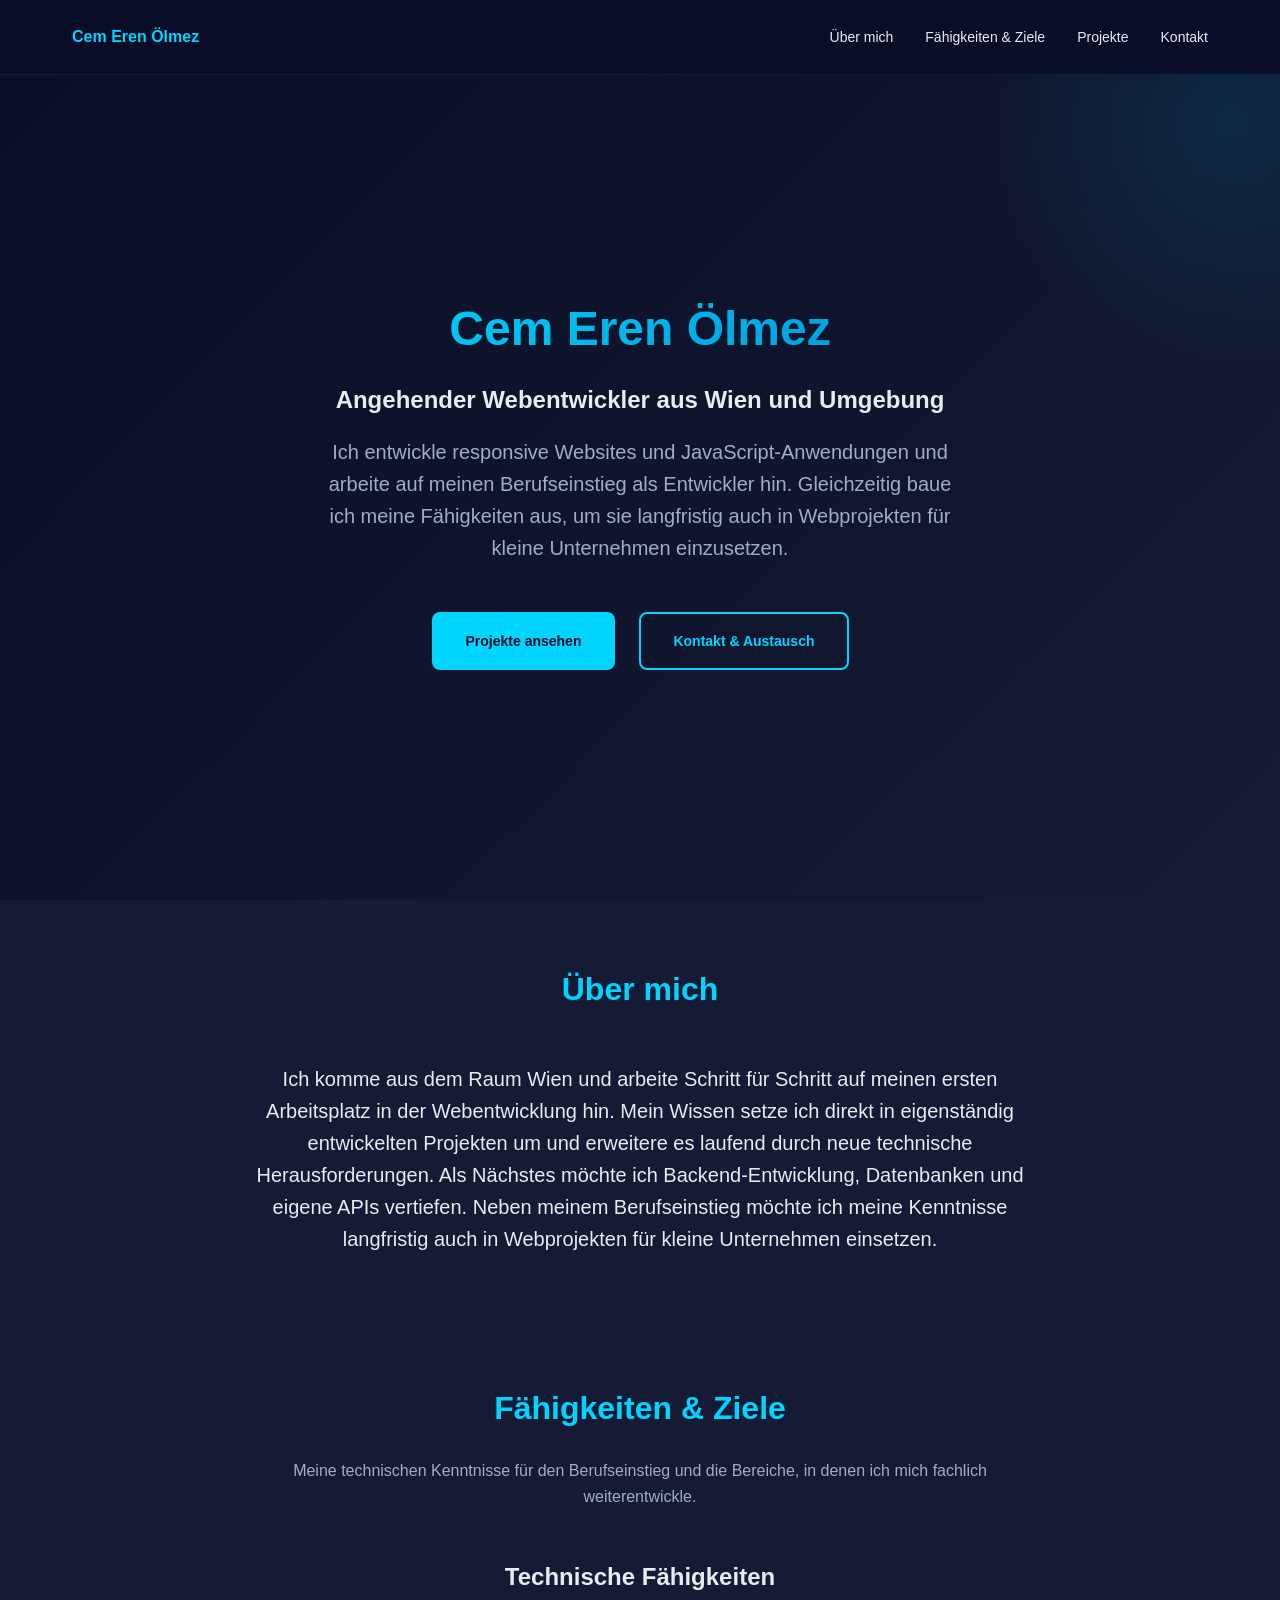
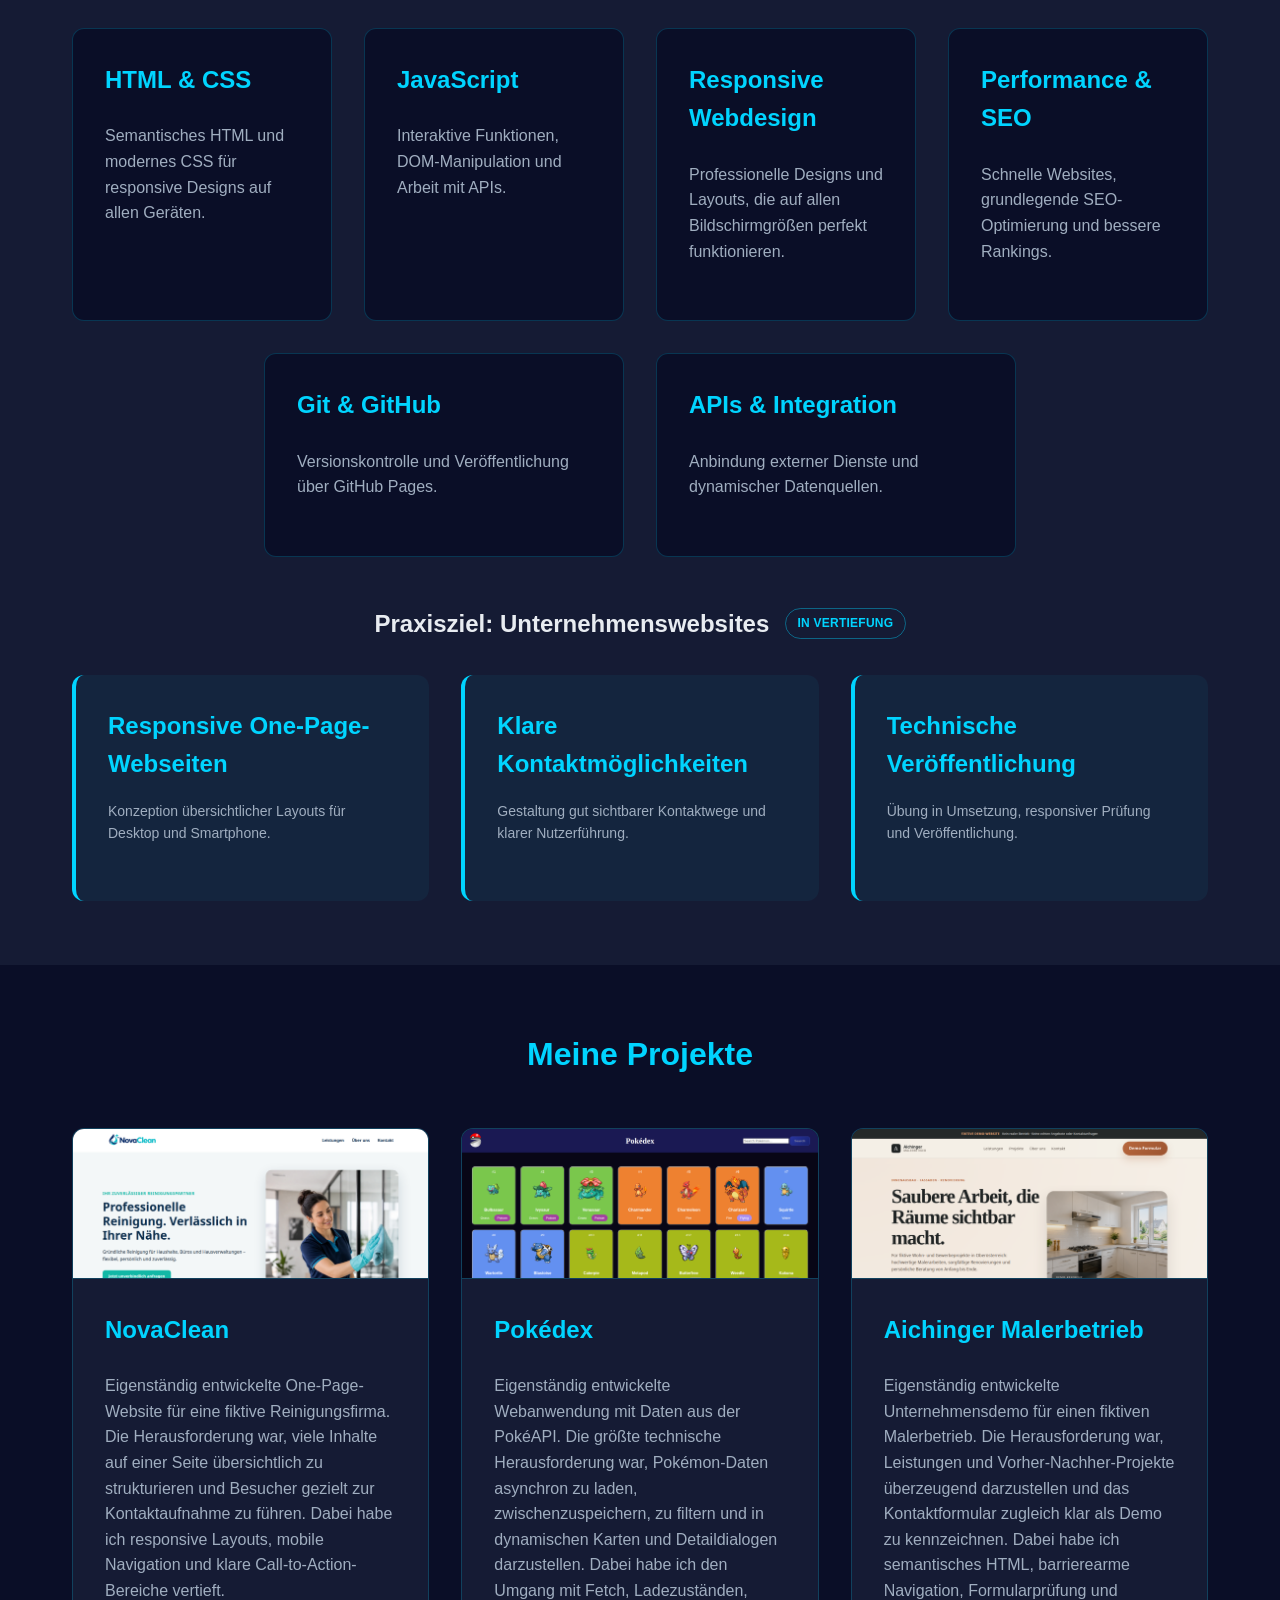
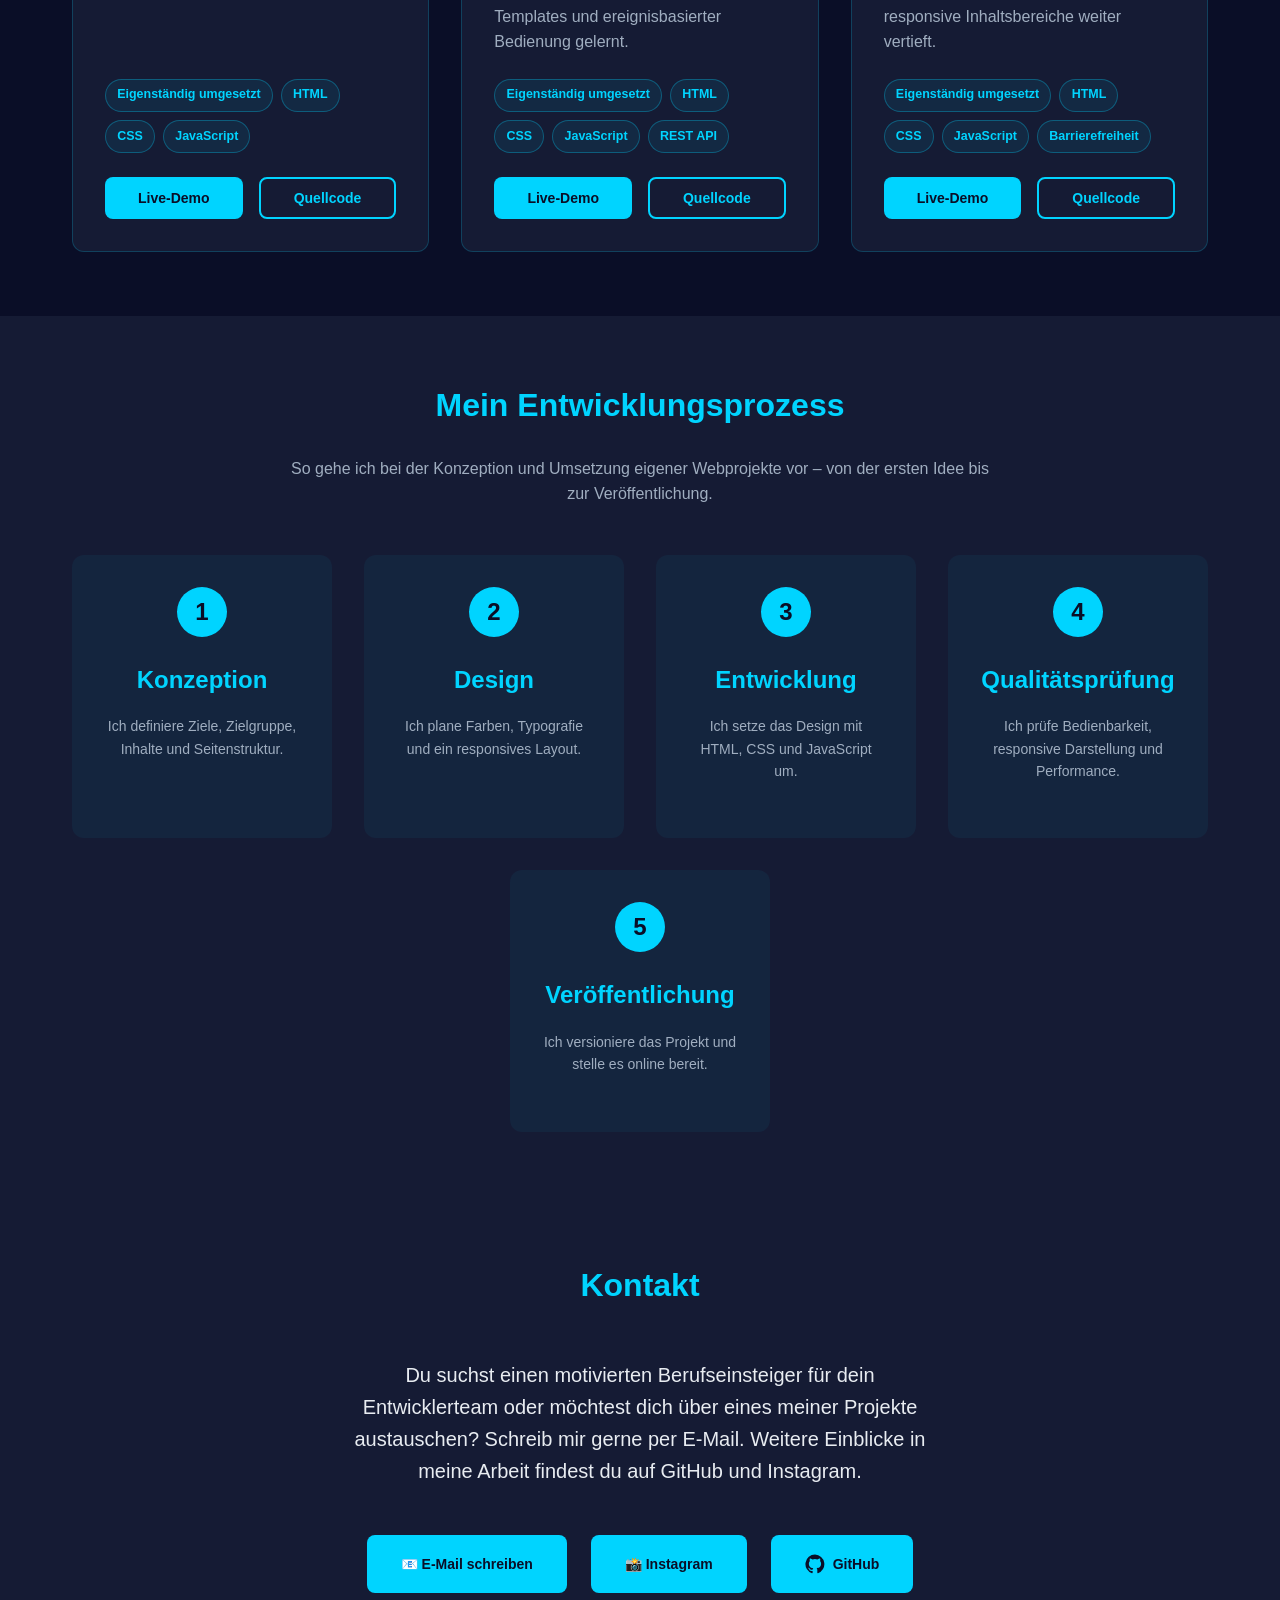
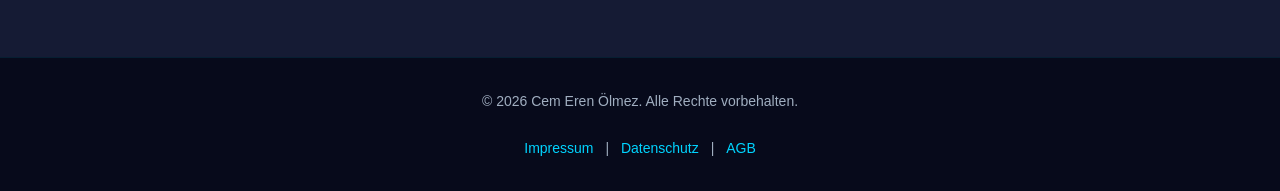
<file: index.html>
<!doctype html>
<html lang="de">
  <head>
    <meta charset="UTF-8" />
    <meta name="viewport" content="width=device-width, initial-scale=1.0" />
    <title>Cem Eren Ölmez | Angehender Full-Stack-Entwickler</title>
    <meta
      name="description"
      content="Portfolio von Cem Eren Ölmez mit responsiven Webprojekten, JavaScript-Anwendungen und API-Integrationen."
    />
    <meta name="author" content="Cem Eren Ölmez" />
    <meta name="theme-color" content="#0a0e27" />
    <link rel="canonical" href="https://cemerenswe.github.io/" />
    <meta property="og:locale" content="de_AT" />
    <meta property="og:type" content="website" />
    <meta property="og:site_name" content="Portfolio von Cem Eren Ölmez" />
    <meta
      property="og:title"
      content="Cem Eren Ölmez | Angehender Full-Stack-Entwickler"
    />
    <meta
      property="og:description"
      content="Entdecke meine Webprojekte, Frontend-Kenntnisse und bisherigen Erfahrungen mit APIs."
    />
    <meta property="og:url" content="https://cemerenswe.github.io/" />
    <meta
      property="og:image"
      content="https://cemerenswe.github.io/assets/social-preview.png"
    />
    <meta
      property="og:image:alt"
      content="Portfolio von Cem Eren Ölmez – Frontend, JavaScript und APIs"
    />
    <meta property="og:image:width" content="1731" />
    <meta property="og:image:height" content="909" />
    <meta name="twitter:card" content="summary_large_image" />
    <meta
      name="twitter:title"
      content="Cem Eren Ölmez | Angehender Full-Stack-Entwickler"
    />
    <meta
      name="twitter:description"
      content="Entdecke meine Webprojekte, Frontend-Kenntnisse und bisherigen Erfahrungen mit APIs."
    />
    <meta
      name="twitter:image"
      content="https://cemerenswe.github.io/assets/social-preview.png"
    />
    <meta
      name="twitter:image:alt"
      content="Portfolio von Cem Eren Ölmez – Frontend, JavaScript und APIs"
    />
    <link rel="stylesheet" href="style.css" />
    <link
      rel="icon"
      type="image/svg+xml"
      href="data:image/svg+xml,<svg xmlns='http://www.w3.org/2000/svg' viewBox='0 0 100 100'><rect width='100' height='100' fill='%230a0e27'/><text x='50' y='70' font-size='70' font-weight='bold' text-anchor='middle' fill='%2300d4ff' font-family='Arial'>C</text></svg>"
    />
  </head>
  <body>
    <nav class="navbar">
      <div class="nav-container">
        <a href="#hero" class="nav-logo" aria-label="Zur Startseite"
          >Cem Eren Ölmez</a
        >
        <button
          class="burger-menu"
          id="burgerMenu"
          type="button"
          aria-label="Navigation öffnen"
          aria-expanded="false"
          aria-controls="navLinks"
        >
          <span aria-hidden="true"></span>
          <span aria-hidden="true"></span>
          <span aria-hidden="true"></span>
        </button>
        <ul class="nav-links" id="navLinks">
          <li><a href="#about">Über mich</a></li>
          <li><a href="#skills">Fähigkeiten & Ziele</a></li>
          <li><a href="#projects">Projekte</a></li>
          <li><a href="#contact">Kontakt</a></li>
        </ul>
      </div>
    </nav>

    <section class="hero" id="hero">
      <div class="hero-content">
        <h1>Cem Eren Ölmez</h1>
        <p class="hero-subtitle">
          Angehender Webentwickler aus Wien und Umgebung
        </p>
        <p class="hero-description">
          Ich entwickle responsive Websites und JavaScript-Anwendungen und
          arbeite auf meinen Berufseinstieg als Entwickler hin. Gleichzeitig
          baue ich meine Fähigkeiten aus, um sie langfristig auch in
          Webprojekten für kleine Unternehmen einzusetzen.
        </p>
        <div class="hero-buttons">
          <a href="#projects" class="btn btn-primary">Projekte ansehen</a>
          <a href="#contact" class="btn btn-secondary">Kontakt & Austausch</a>
        </div>
      </div>
    </section>

    <section class="about" id="about">
      <div class="container">
        <h2>Über mich</h2>
        <p>
          Ich komme aus dem Raum Wien und arbeite Schritt für Schritt auf meinen
          ersten Arbeitsplatz in der Webentwicklung hin. Mein Wissen setze ich
          direkt in eigenständig entwickelten Projekten um und erweitere es
          laufend durch neue technische Herausforderungen. Als Nächstes möchte
          ich Backend-Entwicklung, Datenbanken und eigene APIs vertiefen. Neben
          meinem Berufseinstieg möchte ich meine Kenntnisse langfristig auch in
          Webprojekten für kleine Unternehmen einsetzen.
        </p>
      </div>
    </section>

    <section class="skills" id="skills">
      <div class="container">
        <h2>Fähigkeiten & Ziele</h2>
        <p class="section-intro">
          Meine technischen Kenntnisse für den Berufseinstieg und die Bereiche,
          in denen ich mich fachlich weiterentwickle.
        </p>
        <h3 class="section-subtitle">Technische Fähigkeiten</h3>
        <div class="skills-grid">
          <div class="skill-card">
            <h3>HTML & CSS</h3>
            <p>
              Semantisches HTML und modernes CSS für responsive Designs auf
              allen Geräten.
            </p>
          </div>
          <div class="skill-card">
            <h3>JavaScript</h3>
            <p>Interaktive Funktionen, DOM-Manipulation und Arbeit mit APIs.</p>
          </div>
          <div class="skill-card">
            <h3>Responsive Webdesign</h3>
            <p>
              Professionelle Designs und Layouts, die auf allen Bildschirmgrößen
              perfekt funktionieren.
            </p>
          </div>
          <div class="skill-card">
            <h3>Performance & SEO</h3>
            <p>
              Schnelle Websites, grundlegende SEO-Optimierung und bessere
              Rankings.
            </p>
          </div>
          <div class="skill-card">
            <h3>Git & GitHub</h3>
            <p>Versionskontrolle und Veröffentlichung über GitHub Pages.</p>
          </div>
          <div class="skill-card">
            <h3>APIs & Integration</h3>
            <p>Anbindung externer Dienste und dynamischer Datenquellen.</p>
          </div>
        </div>
        <div class="offer-heading">
          <h3 class="section-subtitle">Praxisziel: Unternehmenswebsites</h3>
          <span class="status-badge">In Vertiefung</span>
        </div>
        <div class="services-grid">
          <div class="service-item">
            <h3>Responsive One-Page-Webseiten</h3>
            <p>Konzeption übersichtlicher Layouts für Desktop und Smartphone.</p>
          </div>
          <div class="service-item">
            <h3>Klare Kontaktmöglichkeiten</h3>
            <p>Gestaltung gut sichtbarer Kontaktwege und klarer Nutzerführung.</p>
          </div>
          <div class="service-item">
            <h3>Technische Veröffentlichung</h3>
            <p>Übung in Umsetzung, responsiver Prüfung und Veröffentlichung.</p>
          </div>
        </div>
      </div>
    </section>

    <section class="projects" id="projects">
      <div class="container">
        <h2>Meine Projekte</h2>
        <div class="projects-grid">
          <div class="project-card">
            <img
              class="project-image"
              src="assets/projects/novaclean.png"
              alt="Startseite der NovaClean-Demo mit Reinigungsservice"
              width="1440"
              height="900"
              loading="lazy"
            />
            <h3>NovaClean</h3>
            <p>
              Eigenständig entwickelte One-Page-Website für eine fiktive
              Reinigungsfirma. Die Herausforderung war, viele Inhalte auf einer
              Seite übersichtlich zu strukturieren und Besucher gezielt zur
              Kontaktaufnahme zu führen. Dabei habe ich responsive Layouts,
              mobile Navigation und klare Call-to-Action-Bereiche vertieft.
            </p>
            <ul class="project-tags" aria-label="Verwendete Technologien">
              <li>Eigenständig umgesetzt</li>
              <li>HTML</li>
              <li>CSS</li>
              <li>JavaScript</li>
            </ul>
            <div class="project-actions">
              <a
                href="https://cemerenswe.github.io/NovaClean/"
                class="btn btn-small btn-primary"
                target="_blank"
                rel="noopener noreferrer"
                >Live-Demo</a
              >
              <a
                href="https://github.com/cemerenswe/NovaClean"
                class="btn btn-small btn-secondary"
                target="_blank"
                rel="noopener noreferrer"
                aria-label="Quellcode von NovaClean auf GitHub ansehen"
                >Quellcode</a
              >
            </div>
          </div>
          <div class="project-card">
            <img
              class="project-image"
              src="assets/projects/pokedex.png"
              alt="Pokédex-Anwendung mit einer Übersicht verschiedener Pokémon"
              width="1440"
              height="900"
              loading="lazy"
            />
            <h3>Pokédex</h3>
            <p>
              Eigenständig entwickelte Webanwendung mit Daten aus der PokéAPI.
              Die größte technische Herausforderung war, Pokémon-Daten
              asynchron zu laden, zwischenzuspeichern, zu filtern und in
              dynamischen Karten und Detaildialogen darzustellen. Dabei habe ich
              den Umgang mit Fetch, Ladezuständen, Templates und
              ereignisbasierter Bedienung gelernt.
            </p>
            <ul class="project-tags" aria-label="Verwendete Technologien">
              <li>Eigenständig umgesetzt</li>
              <li>HTML</li>
              <li>CSS</li>
              <li>JavaScript</li>
              <li>REST API</li>
            </ul>
            <div class="project-actions">
              <a
                href="https://cemerenswe.github.io/pokedex/"
                class="btn btn-small btn-primary"
                target="_blank"
                rel="noopener noreferrer"
                >Live-Demo</a
              >
              <a
                href="https://github.com/cemerenswe/pokedex"
                class="btn btn-small btn-secondary"
                target="_blank"
                rel="noopener noreferrer"
                aria-label="Quellcode der Pokédex-Anwendung auf GitHub ansehen"
                >Quellcode</a
              >
            </div>
          </div>
          <div class="project-card">
            <img
              class="project-image"
              src="assets/projects/malerbetrieb.png"
              alt="Startseite der fiktiven Aichinger-Malerbetrieb-Demo"
              width="1440"
              height="900"
              loading="lazy"
            />
            <h3>Aichinger Malerbetrieb</h3>
            <p>
              Eigenständig entwickelte Unternehmensdemo für einen fiktiven
              Malerbetrieb. Die Herausforderung war, Leistungen und
              Vorher-Nachher-Projekte überzeugend darzustellen und das
              Kontaktformular zugleich klar als Demo zu kennzeichnen. Dabei habe
              ich semantisches HTML, barrierearme Navigation, Formularprüfung
              und responsive Inhaltsbereiche weiter vertieft.
            </p>
            <ul class="project-tags" aria-label="Verwendete Technologien">
              <li>Eigenständig umgesetzt</li>
              <li>HTML</li>
              <li>CSS</li>
              <li>JavaScript</li>
              <li>Barrierefreiheit</li>
            </ul>
            <div class="project-actions">
              <a
                href="https://cemerenswe.github.io/malerbetrieb-demo/"
                class="btn btn-small btn-primary"
                target="_blank"
                rel="noopener noreferrer"
                >Live-Demo</a
              >
              <a
                href="https://github.com/cemerenswe/malerbetrieb-demo"
                class="btn btn-small btn-secondary"
                target="_blank"
                rel="noopener noreferrer"
                aria-label="Quellcode der Malerbetrieb-Demo auf GitHub ansehen"
                >Quellcode</a
              >
            </div>
          </div>
        </div>
      </div>
    </section>

    <section class="process" id="process">
      <div class="container">
        <h2>Mein Entwicklungsprozess</h2>
        <p class="process-intro">
          So gehe ich bei der Konzeption und Umsetzung eigener Webprojekte vor –
          von der ersten Idee bis zur Veröffentlichung.
        </p>
        <div class="process-steps">
          <div class="step">
            <div class="step-number">1</div>
            <h3>Konzeption</h3>
            <p>Ich definiere Ziele, Zielgruppe, Inhalte und Seitenstruktur.</p>
          </div>
          <div class="step">
            <div class="step-number">2</div>
            <h3>Design</h3>
            <p>Ich plane Farben, Typografie und ein responsives Layout.</p>
          </div>
          <div class="step">
            <div class="step-number">3</div>
            <h3>Entwicklung</h3>
            <p>Ich setze das Design mit HTML, CSS und JavaScript um.</p>
          </div>
          <div class="step">
            <div class="step-number">4</div>
            <h3>Qualitätsprüfung</h3>
            <p>Ich prüfe Bedienbarkeit, responsive Darstellung und Performance.</p>
          </div>
          <div class="step">
            <div class="step-number">5</div>
            <h3>Veröffentlichung</h3>
            <p>Ich versioniere das Projekt und stelle es online bereit.</p>
          </div>
        </div>
      </div>
    </section>

    <section class="contact" id="contact">
      <div class="container">
        <h2>Kontakt</h2>
        <p>
          Du suchst einen motivierten Berufseinsteiger für dein Entwicklerteam
          oder möchtest dich über eines meiner Projekte austauschen? Schreib
          mir gerne per E-Mail. Weitere Einblicke in meine Arbeit findest du auf
          GitHub und Instagram.
        </p>
        <div class="contact-methods">
          <a
            href="mailto:cemerenswe@gmail.com"
            class="btn btn-primary"
            target="_blank"
            rel="noopener noreferrer"
            >📧 E-Mail schreiben</a
          >
          <a
            href="https://instagram.com/cemeren.dev"
            class="btn btn-primary"
            target="_blank"
            rel="noopener noreferrer"
            >📸 Instagram</a
          >
          <a
            href="https://github.com/cemerenswe"
            class="btn btn-primary contact-button"
            target="_blank"
            rel="noopener noreferrer"
            ><svg
              class="contact-icon"
              viewBox="0 0 24 24"
              width="20"
              height="20"
              aria-hidden="true"
              focusable="false"
            >
              <path
                fill="currentColor"
                d="M12 .7A11.5 11.5 0 0 0 8.36 23.1c.58.1.79-.25.79-.56v-2.23c-3.24.7-3.92-1.37-3.92-1.37-.53-1.35-1.3-1.71-1.3-1.71-1.06-.73.08-.71.08-.71 1.17.08 1.79 1.2 1.79 1.2 1.04 1.79 2.73 1.27 3.4.97.1-.76.4-1.28.74-1.57-2.59-.3-5.31-1.3-5.31-5.69 0-1.26.45-2.28 1.19-3.09-.12-.29-.52-1.46.11-3.05 0 0 .97-.31 3.16 1.18a10.9 10.9 0 0 1 5.76 0c2.2-1.49 3.16-1.18 3.16-1.18.63 1.59.23 2.76.11 3.05.74.81 1.19 1.83 1.19 3.09 0 4.4-2.73 5.39-5.32 5.68.42.36.79 1.07.79 2.16v3.2c0 .31.21.67.8.56A11.5 11.5 0 0 0 12 .7Z"
              /></svg
            >GitHub</a
          >
        </div>
      </div>
    </section>

    <footer class="footer">
      <div class="container">
        <p>&copy; 2026 Cem Eren Ölmez. Alle Rechte vorbehalten.</p>
        <div class="footer-links">
          <a href="impressum.html">Impressum</a>
          <span> | </span>
          <a href="datenschutz.html">Datenschutz</a>
          <span> | </span>
          <a href="agb.html">AGB</a>
        </div>
      </div>
    </footer>

    <script src="script.js"></script>
  </body>
</html>
</file>
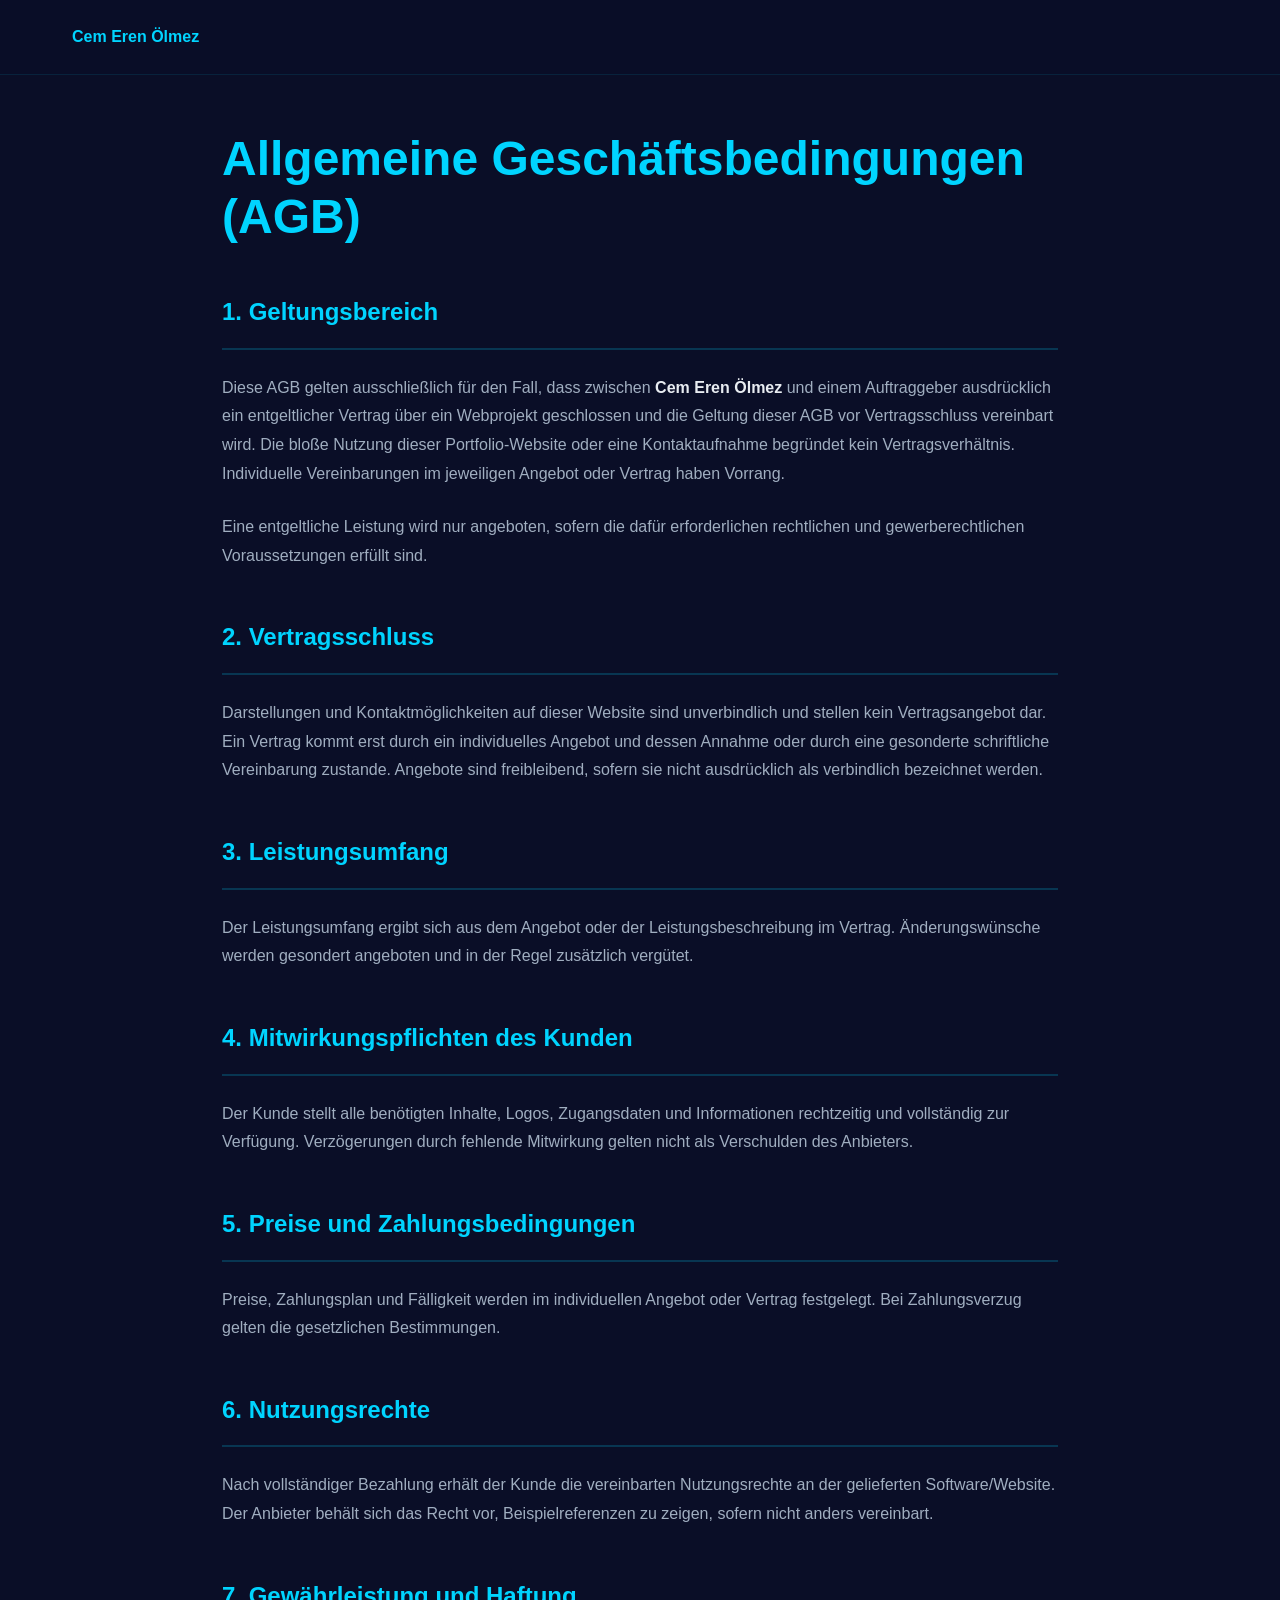
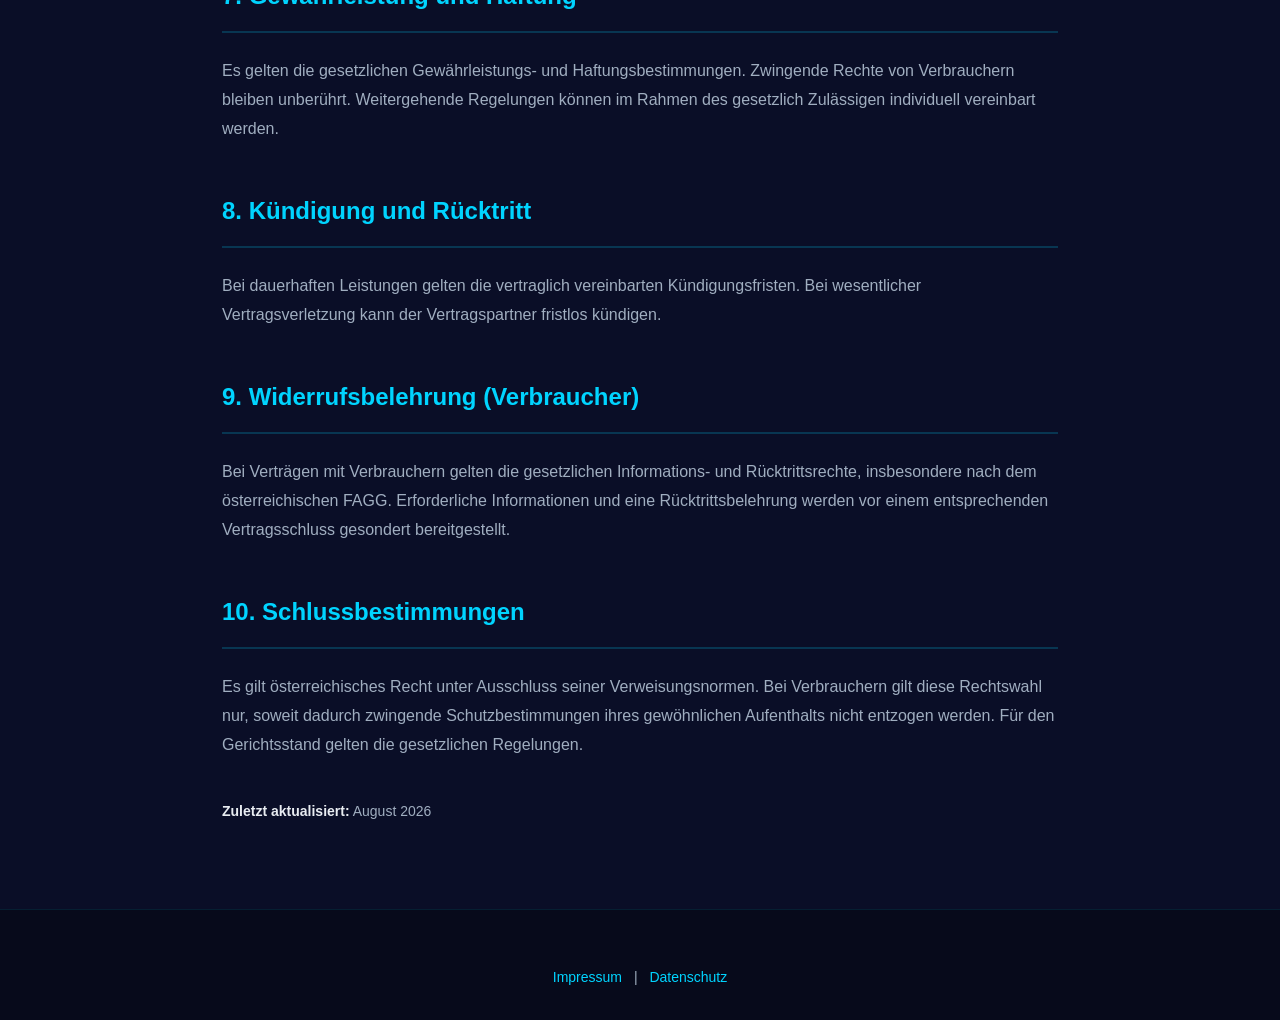
<file: agb.html>
<!doctype html>
<html lang="de">
  <head>
    <meta charset="utf-8" />
    <meta name="viewport" content="width=device-width, initial-scale=1" />
    <title>AGB – Allgemeine Geschäftsbedingungen</title>
    <link rel="stylesheet" href="style.css" />
  </head>
  <body>
    <nav class="navbar">
      <div class="nav-container">
        <a href="index.html" class="nav-logo">Cem Eren Ölmez</a>
      </div>
    </nav>

    <section class="legal-page" style="margin-top: 70px; padding: 60px 20px">
      <div class="container" style="max-width: 900px">
        <h1>Allgemeine Geschäftsbedingungen (AGB)</h1>

        <h2>1. Geltungsbereich</h2>
        <p>
          Diese AGB gelten ausschließlich für den Fall, dass zwischen
          <strong>Cem Eren Ölmez</strong> und einem Auftraggeber ausdrücklich
          ein entgeltlicher Vertrag über ein Webprojekt geschlossen und die
          Geltung dieser AGB vor Vertragsschluss vereinbart wird. Die bloße
          Nutzung dieser Portfolio-Website oder eine Kontaktaufnahme begründet
          kein Vertragsverhältnis. Individuelle Vereinbarungen im jeweiligen
          Angebot oder Vertrag haben Vorrang.
        </p>
        <p>
          Eine entgeltliche Leistung wird nur angeboten, sofern die dafür
          erforderlichen rechtlichen und gewerberechtlichen Voraussetzungen
          erfüllt sind.
        </p>

        <h2>2. Vertragsschluss</h2>
        <p>
          Darstellungen und Kontaktmöglichkeiten auf dieser Website sind
          unverbindlich und stellen kein Vertragsangebot dar. Ein Vertrag kommt
          erst durch ein individuelles Angebot und dessen Annahme oder durch
          eine gesonderte schriftliche Vereinbarung zustande. Angebote sind
          freibleibend, sofern sie nicht ausdrücklich als verbindlich bezeichnet
          werden.
        </p>

        <h2>3. Leistungsumfang</h2>
        <p>
          Der Leistungsumfang ergibt sich aus dem Angebot oder der
          Leistungsbeschreibung im Vertrag. Änderungswünsche werden gesondert
          angeboten und in der Regel zusätzlich vergütet.
        </p>

        <h2>4. Mitwirkungspflichten des Kunden</h2>
        <p>
          Der Kunde stellt alle benötigten Inhalte, Logos, Zugangsdaten und
          Informationen rechtzeitig und vollständig zur Verfügung. Verzögerungen
          durch fehlende Mitwirkung gelten nicht als Verschulden des Anbieters.
        </p>

        <h2>5. Preise und Zahlungsbedingungen</h2>
        <p>
          Preise, Zahlungsplan und Fälligkeit werden im individuellen Angebot
          oder Vertrag festgelegt. Bei Zahlungsverzug gelten die gesetzlichen
          Bestimmungen.
        </p>

        <h2>6. Nutzungsrechte</h2>
        <p>
          Nach vollständiger Bezahlung erhält der Kunde die vereinbarten
          Nutzungsrechte an der gelieferten Software/Website. Der Anbieter
          behält sich das Recht vor, Beispielreferenzen zu zeigen, sofern nicht
          anders vereinbart.
        </p>

        <h2>7. Gewährleistung und Haftung</h2>
        <p>
          Es gelten die gesetzlichen Gewährleistungs- und Haftungsbestimmungen.
          Zwingende Rechte von Verbrauchern bleiben unberührt. Weitergehende
          Regelungen können im Rahmen des gesetzlich Zulässigen individuell
          vereinbart werden.
        </p>

        <h2>8. Kündigung und Rücktritt</h2>
        <p>
          Bei dauerhaften Leistungen gelten die vertraglich vereinbarten
          Kündigungsfristen. Bei wesentlicher Vertragsverletzung kann der
          Vertragspartner fristlos kündigen.
        </p>

        <h2>9. Widerrufsbelehrung (Verbraucher)</h2>
        <p>
          Bei Verträgen mit Verbrauchern gelten die gesetzlichen Informations-
          und Rücktrittsrechte, insbesondere nach dem österreichischen FAGG.
          Erforderliche Informationen und eine Rücktrittsbelehrung werden vor
          einem entsprechenden Vertragsschluss gesondert bereitgestellt.
        </p>

        <h2>10. Schlussbestimmungen</h2>
        <p>
          Es gilt österreichisches Recht unter Ausschluss seiner
          Verweisungsnormen. Bei Verbrauchern gilt diese Rechtswahl nur, soweit
          dadurch zwingende Schutzbestimmungen ihres gewöhnlichen Aufenthalts
          nicht entzogen werden. Für den Gerichtsstand gelten die gesetzlichen
          Regelungen.
        </p>

        <p style="margin-top: 40px; font-size: 14px; color: #a0aec0">
          <strong>Zuletzt aktualisiert:</strong> August 2026
        </p>
      </div>
    </section>

    <footer class="footer">
      <div class="container">
        <div class="footer-links">
          <a href="impressum.html">Impressum</a>
          <span> | </span>
          <a href="datenschutz.html">Datenschutz</a>
        </div>
      </div>
    </footer>

    <script src="script.js"></script>
  </body>
</html>
</file>
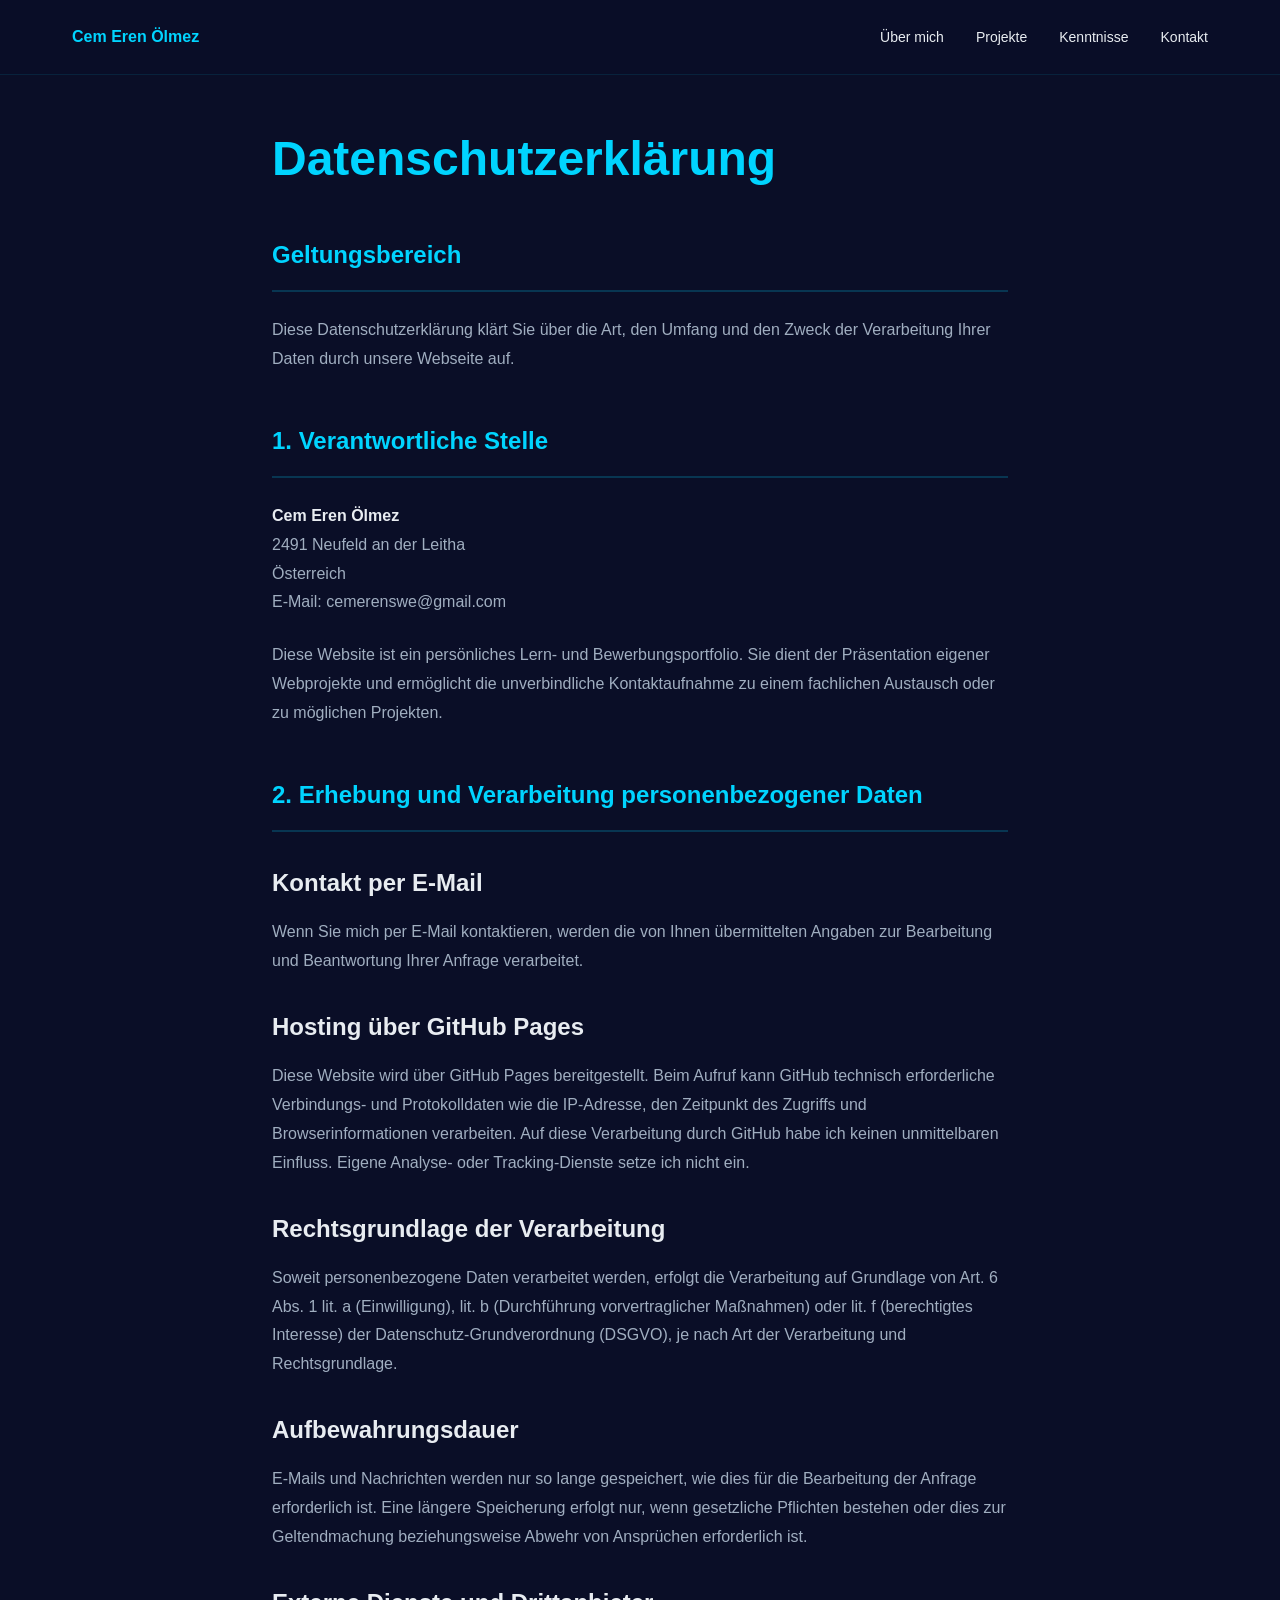
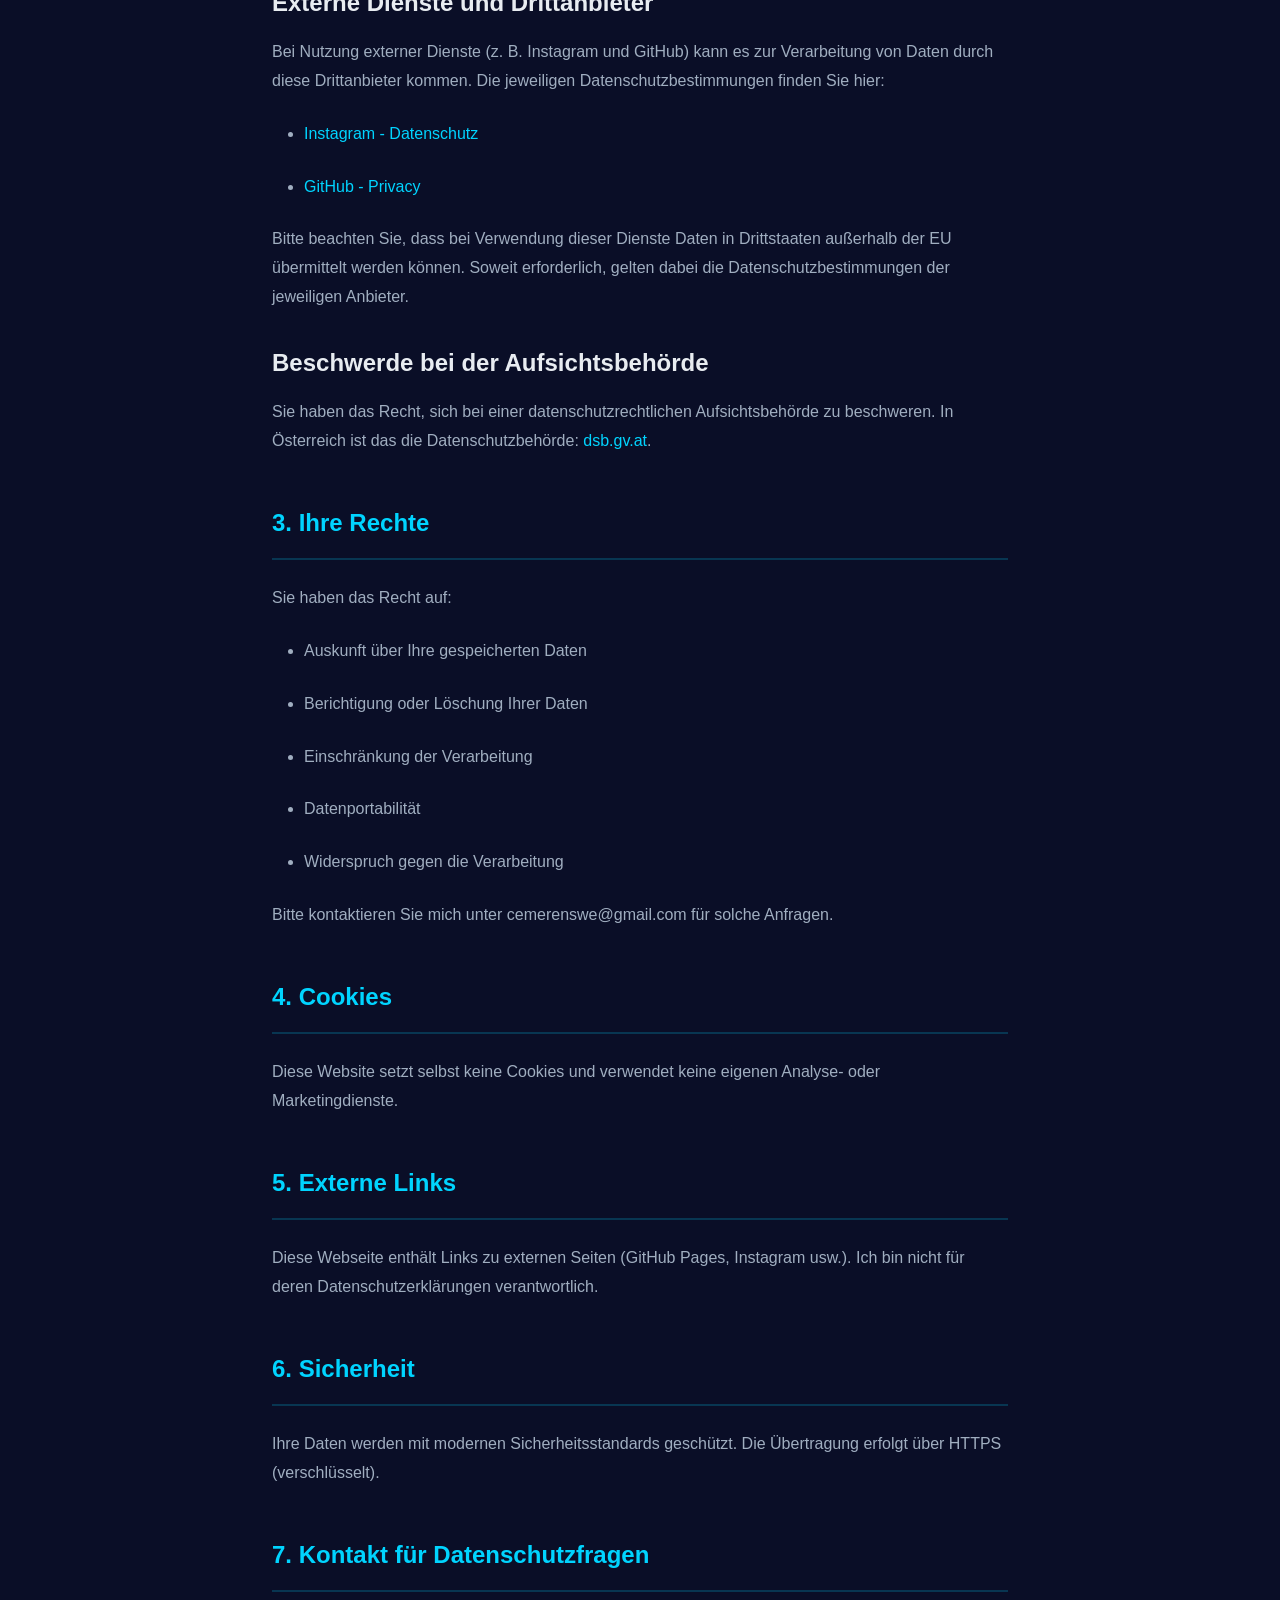
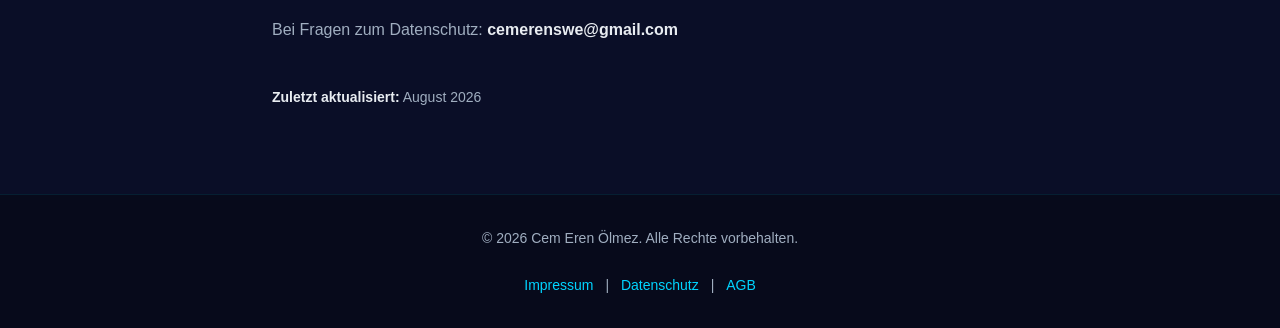
<file: datenschutz.html>
<!doctype html>
<html lang="de">
  <head>
    <meta charset="UTF-8" />
    <meta name="viewport" content="width=device-width, initial-scale=1.0" />
    <title>Datenschutz – Cem Eren Ölmez</title>
    <link rel="stylesheet" href="style.css" />
    <link
      rel="icon"
      type="image/svg+xml"
      href="data:image/svg+xml,<svg xmlns='http://www.w3.org/2000/svg' viewBox='0 0 100 100'><rect width='100' height='100' fill='%230a0e27'/><text x='50' y='70' font-size='70' font-weight='bold' text-anchor='middle' fill='%2300d4ff' font-family='Arial'>C</text></svg>"
    />
  </head>
  <body>
    <!-- Navigation -->
    <nav class="navbar">
      <div class="nav-container">
        <a href="index.html" class="nav-logo">Cem Eren Ölmez</a>
        <button
          class="burger-menu"
          id="burgerMenu"
          type="button"
          aria-label="Navigation öffnen"
          aria-expanded="false"
          aria-controls="navLinks"
        >
          <span aria-hidden="true"></span>
          <span aria-hidden="true"></span>
          <span aria-hidden="true"></span>
        </button>
        <ul class="nav-links" id="navLinks">
          <li><a href="index.html#about">Über mich</a></li>
          <li><a href="index.html#projects">Projekte</a></li>
          <li><a href="index.html#services">Kenntnisse</a></li>
          <li><a href="index.html#contact">Kontakt</a></li>
        </ul>
      </div>
    </nav>

    <!-- Content -->
    <section class="legal-page" style="margin-top: 70px; padding: 60px 20px">
      <div class="container" style="max-width: 800px">
        <h1>Datenschutzerklärung</h1>

        <h2>Geltungsbereich</h2>
        <p>
          Diese Datenschutzerklärung klärt Sie über die Art, den Umfang und den
          Zweck der Verarbeitung Ihrer Daten durch unsere Webseite auf.
        </p>

        <h2>1. Verantwortliche Stelle</h2>
        <p>
          <strong>Cem Eren Ölmez</strong><br />
          2491 Neufeld an der Leitha<br />
          Österreich<br />
          E-Mail: cemerenswe@gmail.com
        </p>

        <p>
          Diese Website ist ein persönliches Lern- und Bewerbungsportfolio. Sie
          dient der Präsentation eigener Webprojekte und ermöglicht die
          unverbindliche Kontaktaufnahme zu einem fachlichen Austausch oder zu
          möglichen Projekten.
        </p>

        <h2>2. Erhebung und Verarbeitung personenbezogener Daten</h2>

        <h3>Kontakt per E-Mail</h3>
        <p>
          Wenn Sie mich per E-Mail kontaktieren, werden die von Ihnen
          übermittelten Angaben zur Bearbeitung und Beantwortung Ihrer Anfrage
          verarbeitet.
        </p>

        <h3>Hosting über GitHub Pages</h3>
        <p>
          Diese Website wird über GitHub Pages bereitgestellt. Beim Aufruf kann
          GitHub technisch erforderliche Verbindungs- und Protokolldaten wie
          die IP-Adresse, den Zeitpunkt des Zugriffs und Browserinformationen
          verarbeiten. Auf diese Verarbeitung durch GitHub habe ich keinen
          unmittelbaren Einfluss. Eigene Analyse- oder Tracking-Dienste setze
          ich nicht ein.
        </p>

        <h3>Rechtsgrundlage der Verarbeitung</h3>
        <p>
          Soweit personenbezogene Daten verarbeitet werden, erfolgt die
          Verarbeitung auf Grundlage von Art. 6 Abs. 1 lit. a (Einwilligung),
          lit. b (Durchführung vorvertraglicher Maßnahmen) oder lit. f
          (berechtigtes Interesse) der Datenschutz-Grundverordnung (DSGVO), je
          nach Art der Verarbeitung und Rechtsgrundlage.
        </p>

        <h3>Aufbewahrungsdauer</h3>
        <p>
          E-Mails und Nachrichten werden nur so lange gespeichert, wie dies für
          die Bearbeitung der Anfrage erforderlich ist. Eine längere Speicherung
          erfolgt nur, wenn gesetzliche Pflichten bestehen oder dies zur
          Geltendmachung beziehungsweise Abwehr von Ansprüchen erforderlich ist.
        </p>

        <h3>Externe Dienste und Drittanbieter</h3>
        <p>
          Bei Nutzung externer Dienste (z. B. Instagram und GitHub) kann
          es zur Verarbeitung von Daten durch diese Drittanbieter kommen. Die
          jeweiligen Datenschutzbestimmungen finden Sie hier:
        </p>
        <ul>
          <li>
            <a
              href="https://privacycenter.instagram.com/"
              target="_blank"
              rel="noopener"
              >Instagram - Datenschutz</a
            >
          </li>
          <li>
            <a
              href="https://docs.github.com/en/site-policy/privacy-policies/github-privacy-statement"
              target="_blank"
              rel="noopener"
              >GitHub - Privacy</a
            >
          </li>
        </ul>
        <p>
          Bitte beachten Sie, dass bei Verwendung dieser Dienste Daten in
          Drittstaaten außerhalb der EU übermittelt werden können. Soweit
          erforderlich, gelten dabei die Datenschutzbestimmungen der jeweiligen
          Anbieter.
        </p>

        <h3>Beschwerde bei der Aufsichtsbehörde</h3>
        <p>
          Sie haben das Recht, sich bei einer datenschutzrechtlichen
          Aufsichtsbehörde zu beschweren. In Österreich ist das die
          Datenschutzbehörde:
          <a href="https://www.dsb.gv.at/" target="_blank" rel="noopener"
            >dsb.gv.at</a
          >.
        </p>

        <h2>3. Ihre Rechte</h2>
        <p>Sie haben das Recht auf:</p>
        <ul>
          <li>Auskunft über Ihre gespeicherten Daten</li>
          <li>Berichtigung oder Löschung Ihrer Daten</li>
          <li>Einschränkung der Verarbeitung</li>
          <li>Datenportabilität</li>
          <li>Widerspruch gegen die Verarbeitung</li>
        </ul>
        <p>
          Bitte kontaktieren Sie mich unter cemerenswe@gmail.com für solche
          Anfragen.
        </p>

        <h2>4. Cookies</h2>
        <p>
          Diese Website setzt selbst keine Cookies und verwendet keine eigenen
          Analyse- oder Marketingdienste.
        </p>

        <h2>5. Externe Links</h2>
        <p>
          Diese Webseite enthält Links zu externen Seiten (GitHub Pages,
          Instagram usw.). Ich bin nicht für deren Datenschutzerklärungen
          verantwortlich.
        </p>

        <h2>6. Sicherheit</h2>
        <p>
          Ihre Daten werden mit modernen Sicherheitsstandards geschützt. Die
          Übertragung erfolgt über HTTPS (verschlüsselt).
        </p>

        <h2>7. Kontakt für Datenschutzfragen</h2>
        <p>Bei Fragen zum Datenschutz: <strong>cemerenswe@gmail.com</strong></p>

        <p style="margin-top: 40px; font-size: 14px; color: #a0aec0">
          <strong>Zuletzt aktualisiert:</strong> August 2026
        </p>
      </div>
    </section>

    <!-- Footer -->
    <footer class="footer">
      <div class="container">
        <p>&copy; 2026 Cem Eren Ölmez. Alle Rechte vorbehalten.</p>
        <div class="footer-links">
          <a href="impressum.html">Impressum</a>
          <span> | </span>
          <a href="datenschutz.html">Datenschutz</a>
          <span> | </span>
          <a href="agb.html">AGB</a>
        </div>
      </div>
    </footer>

    <script src="script.js"></script>
  </body>
</html>
</file>
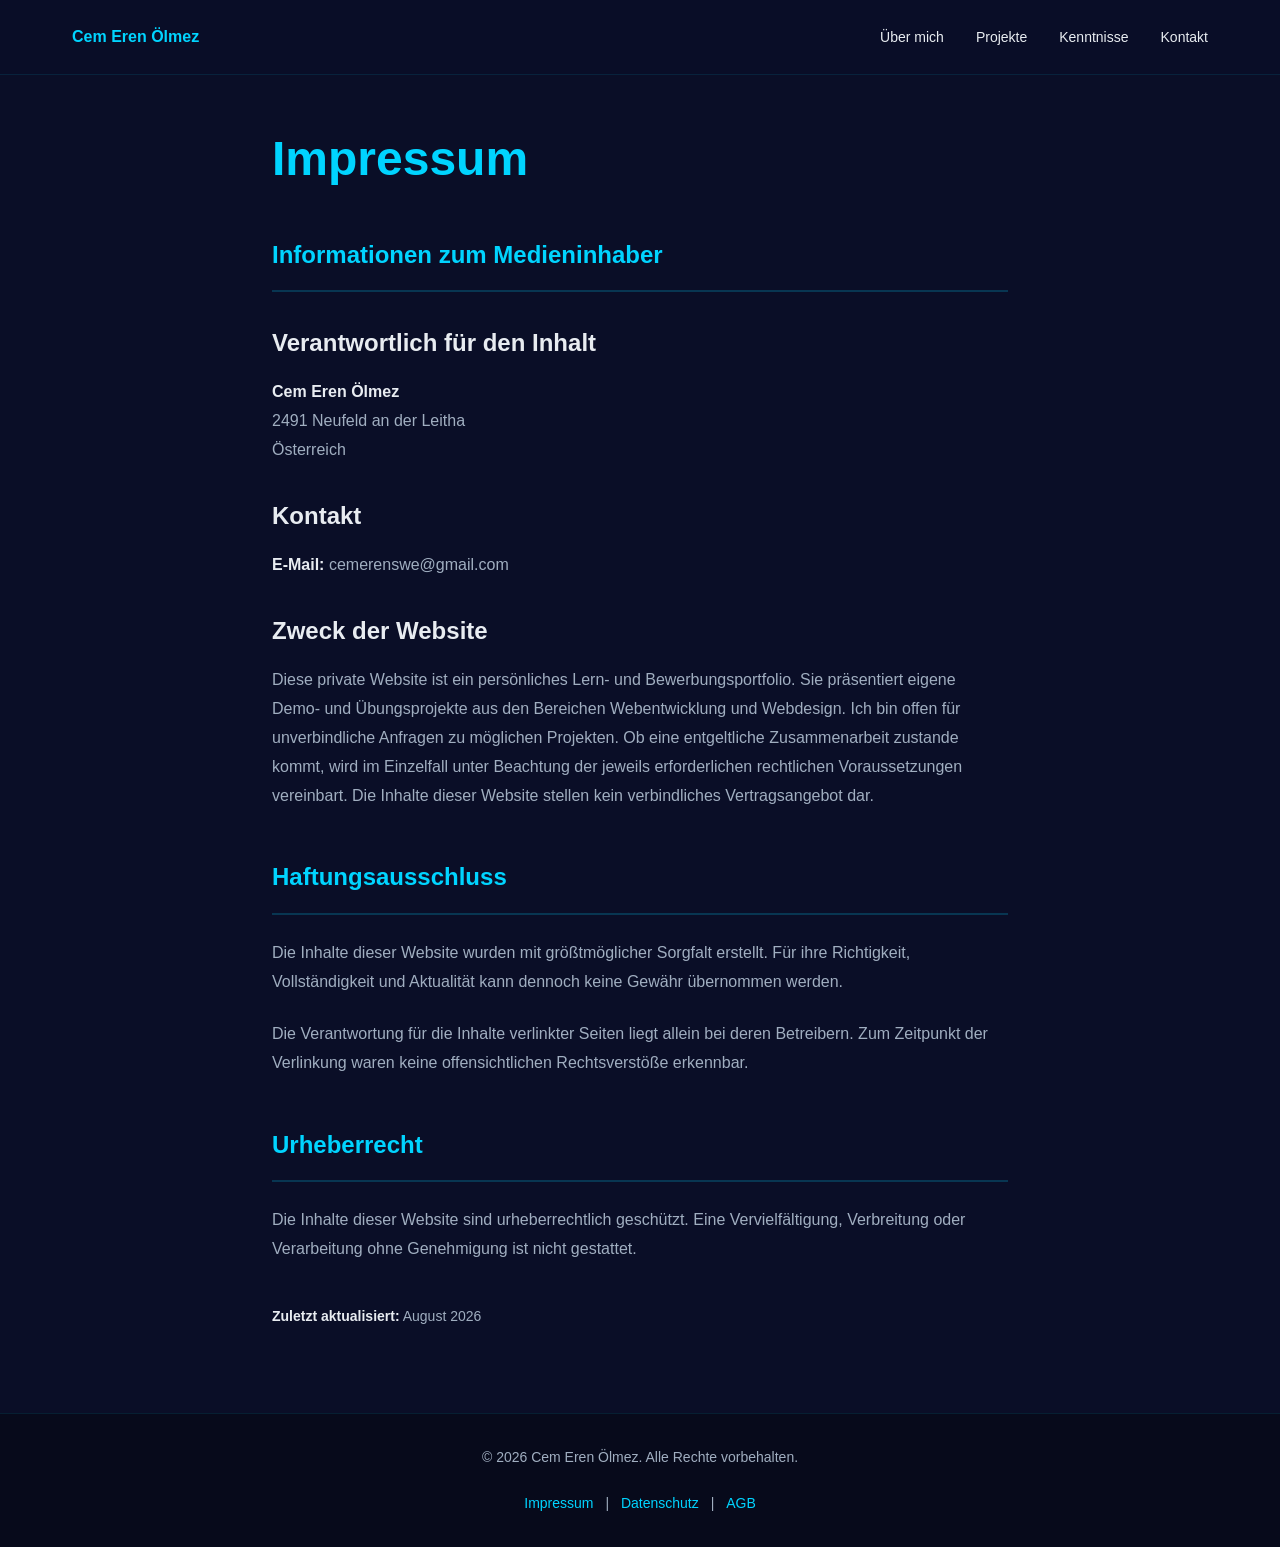
<file: impressum.html>
<!doctype html>
<html lang="de">
  <head>
    <meta charset="UTF-8" />
    <meta name="viewport" content="width=device-width, initial-scale=1.0" />
    <title>Impressum – Cem Eren Ölmez</title>
    <link rel="stylesheet" href="style.css" />
    <link
      rel="icon"
      type="image/svg+xml"
      href="data:image/svg+xml,<svg xmlns='http://www.w3.org/2000/svg' viewBox='0 0 100 100'><rect width='100' height='100' fill='%230a0e27'/><text x='50' y='70' font-size='70' font-weight='bold' text-anchor='middle' fill='%2300d4ff' font-family='Arial'>C</text></svg>"
    />
  </head>
  <body>
    <!-- Navigation -->
    <nav class="navbar">
      <div class="nav-container">
        <a href="index.html" class="nav-logo">Cem Eren Ölmez</a>
        <button
          class="burger-menu"
          id="burgerMenu"
          type="button"
          aria-label="Navigation öffnen"
          aria-expanded="false"
          aria-controls="navLinks"
        >
          <span aria-hidden="true"></span>
          <span aria-hidden="true"></span>
          <span aria-hidden="true"></span>
        </button>
        <ul class="nav-links" id="navLinks">
          <li><a href="index.html#about">Über mich</a></li>
          <li><a href="index.html#projects">Projekte</a></li>
          <li><a href="index.html#services">Kenntnisse</a></li>
          <li><a href="index.html#contact">Kontakt</a></li>
        </ul>
      </div>
    </nav>

    <!-- Content -->
    <section class="legal-page" style="margin-top: 70px; padding: 60px 20px">
      <div class="container" style="max-width: 800px">
        <h1>Impressum</h1>

        <h2>Informationen zum Medieninhaber</h2>

        <h3>Verantwortlich für den Inhalt</h3>
        <p>
          <strong>Cem Eren Ölmez</strong><br />
          2491 Neufeld an der Leitha<br />
          Österreich
        </p>

        <h3>Kontakt</h3>
        <p>
          <strong>E-Mail:</strong> cemerenswe@gmail.com
        </p>

        <h3>Zweck der Website</h3>
        <p>
          Diese private Website ist ein persönliches Lern- und
          Bewerbungsportfolio. Sie präsentiert eigene Demo- und Übungsprojekte
          aus den Bereichen Webentwicklung und Webdesign. Ich bin offen für
          unverbindliche Anfragen zu möglichen Projekten. Ob eine entgeltliche
          Zusammenarbeit zustande kommt, wird im Einzelfall unter Beachtung der
          jeweils erforderlichen rechtlichen Voraussetzungen vereinbart. Die
          Inhalte dieser Website stellen kein verbindliches Vertragsangebot dar.
        </p>

        <h2>Haftungsausschluss</h2>
        <p>
          Die Inhalte dieser Website wurden mit größtmöglicher Sorgfalt
          erstellt. Für ihre Richtigkeit, Vollständigkeit und Aktualität kann
          dennoch keine Gewähr übernommen werden.
        </p>
        <p>
          Die Verantwortung für die Inhalte verlinkter Seiten liegt allein bei
          deren Betreibern. Zum Zeitpunkt der Verlinkung waren keine
          offensichtlichen Rechtsverstöße erkennbar.
        </p>

        <h2>Urheberrecht</h2>
        <p>
          Die Inhalte dieser Website sind urheberrechtlich geschützt. Eine
          Vervielfältigung, Verbreitung oder Verarbeitung ohne Genehmigung ist
          nicht gestattet.
        </p>

        <p style="margin-top: 40px; font-size: 14px; color: #a0aec0">
          <strong>Zuletzt aktualisiert:</strong> August 2026
        </p>
      </div>
    </section>

    <!-- Footer -->
    <footer class="footer">
      <div class="container">
        <p>&copy; 2026 Cem Eren Ölmez. Alle Rechte vorbehalten.</p>
        <div class="footer-links">
          <a href="impressum.html">Impressum</a>
          <span> | </span>
          <a href="datenschutz.html">Datenschutz</a>
          <span> | </span>
          <a href="agb.html">AGB</a>
        </div>
      </div>
    </footer>

    <script src="script.js"></script>
  </body>
</html>
</file>
<file: style.css>
:root {
  --primary-color: #00d4ff;
  --secondary-color: #0096d4;
  --dark-bg: #0a0e27;
  --dark-bg-light: #151b34;
  --text-light: #e8ecf1;
  --text-muted: #a0aec0;
  --font-family:
    "Inter", "Manrope", -apple-system, BlinkMacSystemFont, "Segoe UI",
    sans-serif;
  --font-size-base: 16px;
  --font-size-small: 14px;
  --font-size-large: 20px;
  --font-size-xl: 24px;
  --font-size-2xl: 32px;
  --font-size-3xl: 48px;
  --fluid-h1: clamp(1.8rem, 2.5vw + 1rem, 3rem);
  --spacing-xs: 8px;
  --spacing-sm: 16px;
  --spacing-md: 24px;
  --spacing-lg: 32px;
  --spacing-xl: 48px;
  --spacing-2xl: 64px;
  --transition: all 0.3s ease;
}
* {
  margin: 0;
  padding: 0;
  box-sizing: border-box;
}
html {
  scroll-behavior: smooth;
  scroll-padding-top: 150px;
}

body {
  font-family: var(--font-family);
  font-size: var(--font-size-base);
  background-color: var(--dark-bg);
  color: var(--text-light);
  line-height: 1.6;
  overflow-x: hidden;
}

h1 {
  font-size: var(--font-size-3xl);
  font-weight: 700;
  margin-bottom: var(--spacing-md);
  line-height: 1.2;
}

h2 {
  font-size: var(--font-size-2xl);
  font-weight: 700;
  margin-bottom: var(--spacing-lg);
  text-align: center;
}

h3 {
  font-size: var(--font-size-xl);
  font-weight: 600;
  margin-bottom: var(--spacing-sm);
}

p {
  margin-bottom: var(--spacing-md);
  color: var(--text-muted);
}

a {
  color: var(--primary-color);
  text-decoration: none;
  transition: var(--transition);
}

a:hover {
  color: var(--secondary-color);
}

a:focus-visible,
button:focus-visible {
  outline: 3px solid var(--primary-color);
  outline-offset: 4px;
}

.container {
  max-width: 1200px;
  margin: 0 auto;
  padding: 0 var(--spacing-lg);
}

.navbar {
  position: fixed;
  top: 0;
  width: 100%;
  background-color: rgba(10, 14, 39, 0.95);
  backdrop-filter: blur(10px);
  z-index: 100;
  border-bottom: 1px solid rgba(0, 212, 255, 0.1);
}

.nav-container {
  max-width: 1200px;
  margin: 0 auto;
  padding: var(--spacing-md) var(--spacing-lg);
  display: flex;
  justify-content: space-between;
  align-items: center;
}

.nav-logo {
  font-size: var(--font-size-lg);
  font-weight: 700;
  color: var(--primary-color);
}

.nav-links {
  display: flex;
  list-style: none;
  gap: var(--spacing-lg);
}

.nav-links a {
  position: relative;
  color: var(--text-light);
  font-size: var(--font-size-small);
  font-weight: 500;
  transition: var(--transition);
}

.nav-links a:hover {
  color: var(--secondary-color);
}

.nav-links a.active {
  color: var(--primary-color);
}

.nav-links a.active::after {
  content: "";
  position: absolute;
  right: 0;
  bottom: -8px;
  left: 0;
  height: 2px;
  border-radius: 2px;
  background-color: var(--primary-color);
}

.burger-menu {
  display: none;
  flex-direction: column;
  background: none;
  border: none;
  cursor: pointer;
  gap: 6px;
}

.burger-menu span {
  width: 25px;
  height: 3px;
  background-color: var(--primary-color);
  border-radius: 2px;
  transition: var(--transition);
}

.burger-menu.active span:nth-child(1) {
  transform: rotate(45deg) translate(10px, 10px);
}

.burger-menu.active span:nth-child(2) {
  opacity: 0;
}

.burger-menu.active span:nth-child(3) {
  transform: rotate(-45deg) translate(7px, -7px);
}

.hero {
  margin-top: 70px;
  min-height: calc(100vh - 70px);
  display: flex;
  align-items: center;
  justify-content: center;
  background: linear-gradient(
    135deg,
    var(--dark-bg) 0%,
    var(--dark-bg-light) 100%
  );
  position: relative;
  overflow: hidden;
}

.hero::before {
  content: "";
  position: absolute;
  width: 500px;
  height: 500px;
  background: radial-gradient(
    circle,
    rgba(0, 212, 255, 0.1) 0%,
    transparent 70%
  );
  border-radius: 50%;
  top: -200px;
  right: -200px;
}

.hero-content {
  text-align: center;
  position: relative;
  z-index: 1;
  max-width: 700px;
  padding: 0 var(--spacing-md);
}

.hero-content h1 {
  font-size: var(--fluid-h1);
  background: linear-gradient(
    135deg,
    var(--primary-color) 0%,
    var(--secondary-color) 100%
  );
  -webkit-background-clip: text;
  -webkit-text-fill-color: transparent;
  background-clip: text;
  margin-bottom: var(--spacing-md);
}

.hero-subtitle {
  font-size: var(--font-size-xl);
  color: var(--text-light);
  margin-bottom: var(--spacing-sm);
  font-weight: 600;
}

.hero-description {
  font-size: var(--font-size-large);
  color: var(--text-muted);
  margin-bottom: var(--spacing-xl);
}

.hero-buttons {
  display: flex;
  gap: var(--spacing-md);
  justify-content: center;
  flex-wrap: wrap;
}

.btn {
  padding: var(--spacing-sm) var(--spacing-lg);
  border-radius: 8px;
  font-weight: 600;
  font-size: var(--font-size-small);
  border: 2px solid transparent;
  cursor: pointer;
  transition: var(--transition);
  display: inline-block;
  text-align: center;
}

.btn-primary {
  background-color: var(--primary-color);
  color: var(--dark-bg);
}

.btn-primary:hover {
  background-color: var(--secondary-color);
  color: var(--dark-bg);
  transform: translateY(-2px);
  box-shadow: 0 10px 30px rgba(0, 212, 255, 0.2);
}

.btn-secondary {
  border: 2px solid var(--primary-color);
  color: var(--primary-color);
  background-color: transparent;
}

.btn-secondary:hover {
  background-color: rgba(0, 212, 255, 0.1);
  transform: translateY(-2px);
}

.btn-small {
  padding: var(--spacing-xs) var(--spacing-md);
  font-size: var(--font-size-small);
}

.contact-button {
  display: inline-flex;
  align-items: center;
  justify-content: center;
  gap: var(--spacing-xs);
}

.contact-icon {
  flex-shrink: 0;
}

section {
  padding: var(--spacing-2xl) 0;
}

section.about,
section.skills,
section.process,
section.contact {
  background-color: var(--dark-bg-light);
}

section h2 {
  color: var(--primary-color);
  margin-bottom: var(--spacing-xl);
}

.about p {
  color: var(--text-light);
  font-size: var(--font-size-large);
  max-width: 800px;
  margin: 0 auto;
  text-align: center;
}

.section-intro {
  max-width: 720px;
  margin: calc(-1 * var(--spacing-md)) auto var(--spacing-xl);
  text-align: center;
}

.section-subtitle {
  margin-bottom: var(--spacing-lg);
  color: var(--text-light);
  text-align: center;
}

.skills-grid {
  display: flex;
  flex-wrap: wrap;
  justify-content: center;
  gap: var(--spacing-lg);
}

.skill-card {
  flex: 1 1 250px;
  max-width: 360px;
  background-color: var(--dark-bg);
  padding: var(--spacing-lg);
  border-radius: 12px;
  border: 1px solid rgba(0, 212, 255, 0.2);
  transition: var(--transition);
}

.offer-heading {
  display: flex;
  align-items: center;
  justify-content: center;
  gap: var(--spacing-sm);
  margin: var(--spacing-xl) 0 var(--spacing-lg);
  flex-wrap: wrap;
}

.offer-heading .section-subtitle {
  margin-bottom: 0;
}

.status-badge {
  padding: 0.3rem 0.7rem;
  border: 1px solid rgba(0, 212, 255, 0.4);
  border-radius: 999px;
  color: var(--primary-color);
  font-size: 0.75rem;
  font-weight: 700;
  letter-spacing: 0.02em;
  text-transform: uppercase;
}

.skill-card:hover {
  border-color: var(--primary-color);
  transform: translateY(-5px);
  box-shadow: 0 10px 30px rgba(0, 212, 255, 0.1);
}

.skill-card h3 {
  color: var(--primary-color);
  margin-bottom: var(--spacing-md);
}

.skill-card p {
  color: var(--text-muted);
}

/* ========== Projects Section ========== */
.projects-grid {
  display: grid;
  grid-template-columns: repeat(auto-fit, minmax(300px, 1fr));
  gap: var(--spacing-lg);
}

.project-card {
  display: flex;
  flex-direction: column;
  overflow: hidden;
  background-color: var(--dark-bg-light);
  padding: var(--spacing-lg);
  border-radius: 12px;
  border: 1px solid rgba(0, 212, 255, 0.2);
  transition: var(--transition);
}

.project-image {
  display: block;
  width: calc(100% + (2 * var(--spacing-lg)));
  height: 150px;
  margin: calc(-1 * var(--spacing-lg)) calc(-1 * var(--spacing-lg))
    var(--spacing-lg);
  object-fit: cover;
  object-position: top center;
  border-bottom: 1px solid rgba(0, 212, 255, 0.2);
}

.project-card:hover {
  border-color: var(--primary-color);
  transform: translateY(-5px);
  box-shadow: 0 10px 30px rgba(0, 212, 255, 0.1);
}

.project-card h3 {
  color: var(--primary-color);
  margin-bottom: var(--spacing-md);
}

.project-card p {
  flex-grow: 1;
  margin-bottom: var(--spacing-md);
  color: var(--text-muted);
}

.project-tags {
  display: flex;
  flex-wrap: wrap;
  gap: 0.5rem;
  padding: 0;
  margin: 0 0 var(--spacing-md);
  list-style: none;
}

.project-tags li {
  padding: 0.35rem 0.7rem;
  border: 1px solid rgba(0, 212, 255, 0.3);
  border-radius: 999px;
  background: rgba(0, 212, 255, 0.08);
  color: var(--primary-color);
  font-size: 0.78rem;
  font-weight: 600;
}

.project-actions {
  display: flex;
  flex-wrap: wrap;
  gap: var(--spacing-sm);
  align-items: center;
}

.project-actions .btn {
  flex: 1 1 120px;
}

/* ========== Services Section ========== */
.services-grid {
  display: flex;
  flex-wrap: wrap;
  justify-content: center;
  gap: var(--spacing-lg);
}

.service-item {
  flex: 1 1 280px;
  max-width: 360px;
  background-color: rgba(0, 212, 255, 0.05);
  padding: var(--spacing-lg);
  border-radius: 12px;
  border-left: 4px solid var(--primary-color);
  transition: var(--transition);
}

.service-item:hover {
  background-color: rgba(0, 212, 255, 0.1);
  transform: translateX(5px);
}

.service-item h3 {
  color: var(--primary-color);
  margin-bottom: var(--spacing-sm);
}

.service-item p {
  color: var(--text-muted);
  font-size: var(--font-size-small);
}

/* ========== Process Section ========== */
.process-intro {
  max-width: 720px;
  margin: calc(-1 * var(--spacing-md)) auto var(--spacing-xl);
  text-align: center;
}

.process-steps {
  display: grid;
  grid-template-columns: repeat(auto-fit, minmax(min(240px, 100%), 1fr));
  gap: var(--spacing-lg);
}

.step {
  text-align: center;
  padding: var(--spacing-lg);
  background-color: rgba(0, 212, 255, 0.05);
  border-radius: 12px;
  transition: var(--transition);
}

.step:last-child {
  grid-column: 1 / -1;
  justify-self: center;
  width: min(100%, 260px);
}

.step:hover {
  background-color: rgba(0, 212, 255, 0.1);
  transform: translateY(-5px);
}

.step-number {
  display: inline-flex;
  align-items: center;
  justify-content: center;
  width: 50px;
  height: 50px;
  background-color: var(--primary-color);
  color: var(--dark-bg);
  border-radius: 50%;
  font-size: var(--font-size-xl);
  font-weight: 700;
  margin-bottom: var(--spacing-md);
}

.step h3 {
  color: var(--primary-color);
  margin-bottom: var(--spacing-sm);
  overflow-wrap: anywhere;
  hyphens: auto;
}

.step p {
  font-size: var(--font-size-small);
  color: var(--text-muted);
}

/* ========== Contact Section ========== */
.contact {
  text-align: center;
}

.contact h2 {
  color: var(--primary-color);
}

.contact > .container > p {
  color: var(--text-light);
  font-size: var(--font-size-large);
  max-width: 600px;
  margin: 0 auto var(--spacing-xl);
}

.contact-methods {
  display: flex;
  gap: var(--spacing-md);
  justify-content: center;
  flex-wrap: wrap;
}

/* ========== Footer ========== */
.footer {
  background-color: rgba(0, 0, 0, 0.3);
  padding: var(--spacing-lg) 0;
  text-align: center;
  border-top: 1px solid rgba(0, 212, 255, 0.1);
}

.footer p {
  margin: 0;
  font-size: var(--font-size-small);
  color: var(--text-muted);
}

/* ========== Footer Links ========== */
.footer-links {
  margin-top: var(--spacing-md);
  font-size: var(--font-size-small);
}

.footer-links a {
  color: var(--primary-color);
  text-decoration: none;
  transition: var(--transition);
}

.footer-links a:hover {
  color: var(--secondary-color);
  text-decoration: underline;
}

.footer-links span {
  color: var(--text-muted);
  margin: 0 var(--spacing-xs);
}

/* ========== Legal Pages (Impressum, Datenschutz) ========== */
.legal-page {
  background-color: var(--dark-bg);
  color: var(--text-light);
}

.legal-page h1 {
  color: var(--primary-color);
  margin-bottom: var(--spacing-lg);
  font-size: var(--font-size-3xl);
}

.legal-page h2 {
  color: var(--primary-color);
  margin-top: var(--spacing-xl);
  margin-bottom: var(--spacing-md);
  font-size: var(--font-size-xl);
  text-align: left;
  border-bottom: 2px solid rgba(0, 212, 255, 0.2);
  padding-bottom: var(--spacing-sm);
}

.legal-page h3 {
  color: var(--text-light);
  margin-top: var(--spacing-lg);
  margin-bottom: var(--spacing-sm);
}

.legal-page p,
.legal-page li {
  color: var(--text-muted);
  line-height: 1.8;
  margin-bottom: var(--spacing-md);
}

.legal-page ul {
  margin-left: var(--spacing-lg);
  margin-bottom: var(--spacing-md);
}

.legal-page strong {
  color: var(--text-light);
}

.legal-page .nav-logo {
  cursor: pointer;
}

/* ========== Responsive Design ========== */
@media (max-width: 768px) {
  :root {
    --font-size-3xl: 32px;
    --font-size-2xl: 24px;
    --spacing-2xl: 40px;
  }

  .burger-menu {
    display: flex;
  }

  .nav-links {
    position: fixed;
    left: -100%;
    top: 70px;
    flex-direction: column;
    background-color: var(--dark-bg-light);
    width: 100%;
    text-align: center;
    transition: 0.3s;
    gap: var(--spacing-md);
    padding: var(--spacing-lg) 0;
    border-bottom: 1px solid rgba(0, 212, 255, 0.1);
  }

  .nav-links.active {
    left: 0;
  }

  .nav-container {
    flex-direction: row;
  }

  .hero {
    margin-top: 70px;
  }

  .hero-buttons {
    flex-direction: column;
  }

  .btn {
    width: 100%;
  }

  .skills-grid,
  .projects-grid,
  .services-grid,
  .process-steps {
    grid-template-columns: 1fr;
  }

  .skill-card,
  .service-item {
    max-width: none;
  }

  .project-image {
    height: 180px;
  }

  .step:last-child {
    grid-column: auto;
    justify-self: stretch;
    width: 100%;
  }

  section {
    padding: var(--spacing-xl) 0;
  }
}

@media (max-width: 480px) {
  :root {
    --font-size-3xl: 24px;
    --font-size-2xl: 20px;
    --font-size-xl: 18px;
    --spacing-lg: 16px;
    --spacing-xl: 24px;
  }

  .nav-logo {
    font-size: var(--font-size-base);
  }

  h1 {
    font-size: var(--font-size-2xl);
  }

  .container {
    padding: 0 var(--spacing-md);
  }
}

@media (prefers-reduced-motion: reduce) {
  html {
    scroll-behavior: auto;
  }

  *,
  *::before,
  *::after {
    animation-duration: 0.01ms !important;
    animation-iteration-count: 1 !important;
    transition-duration: 0.01ms !important;
  }
}
</file>
